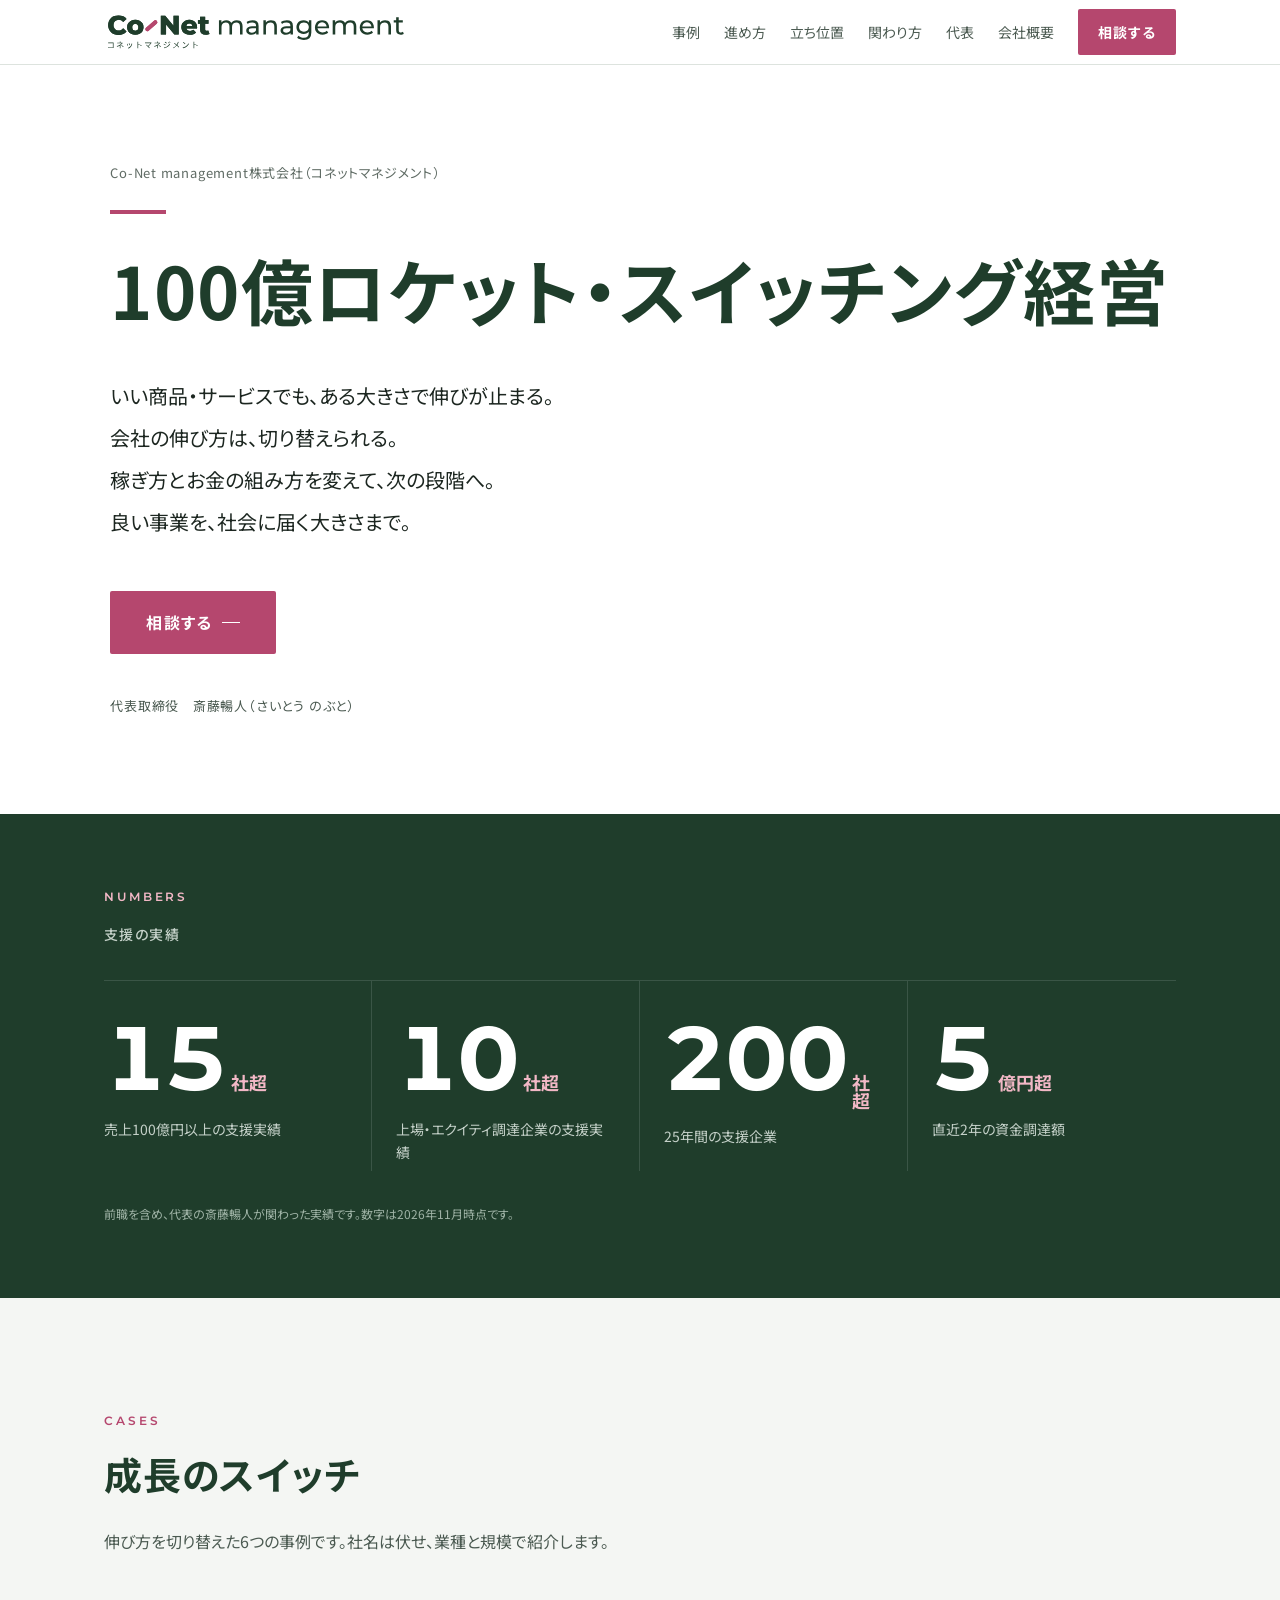
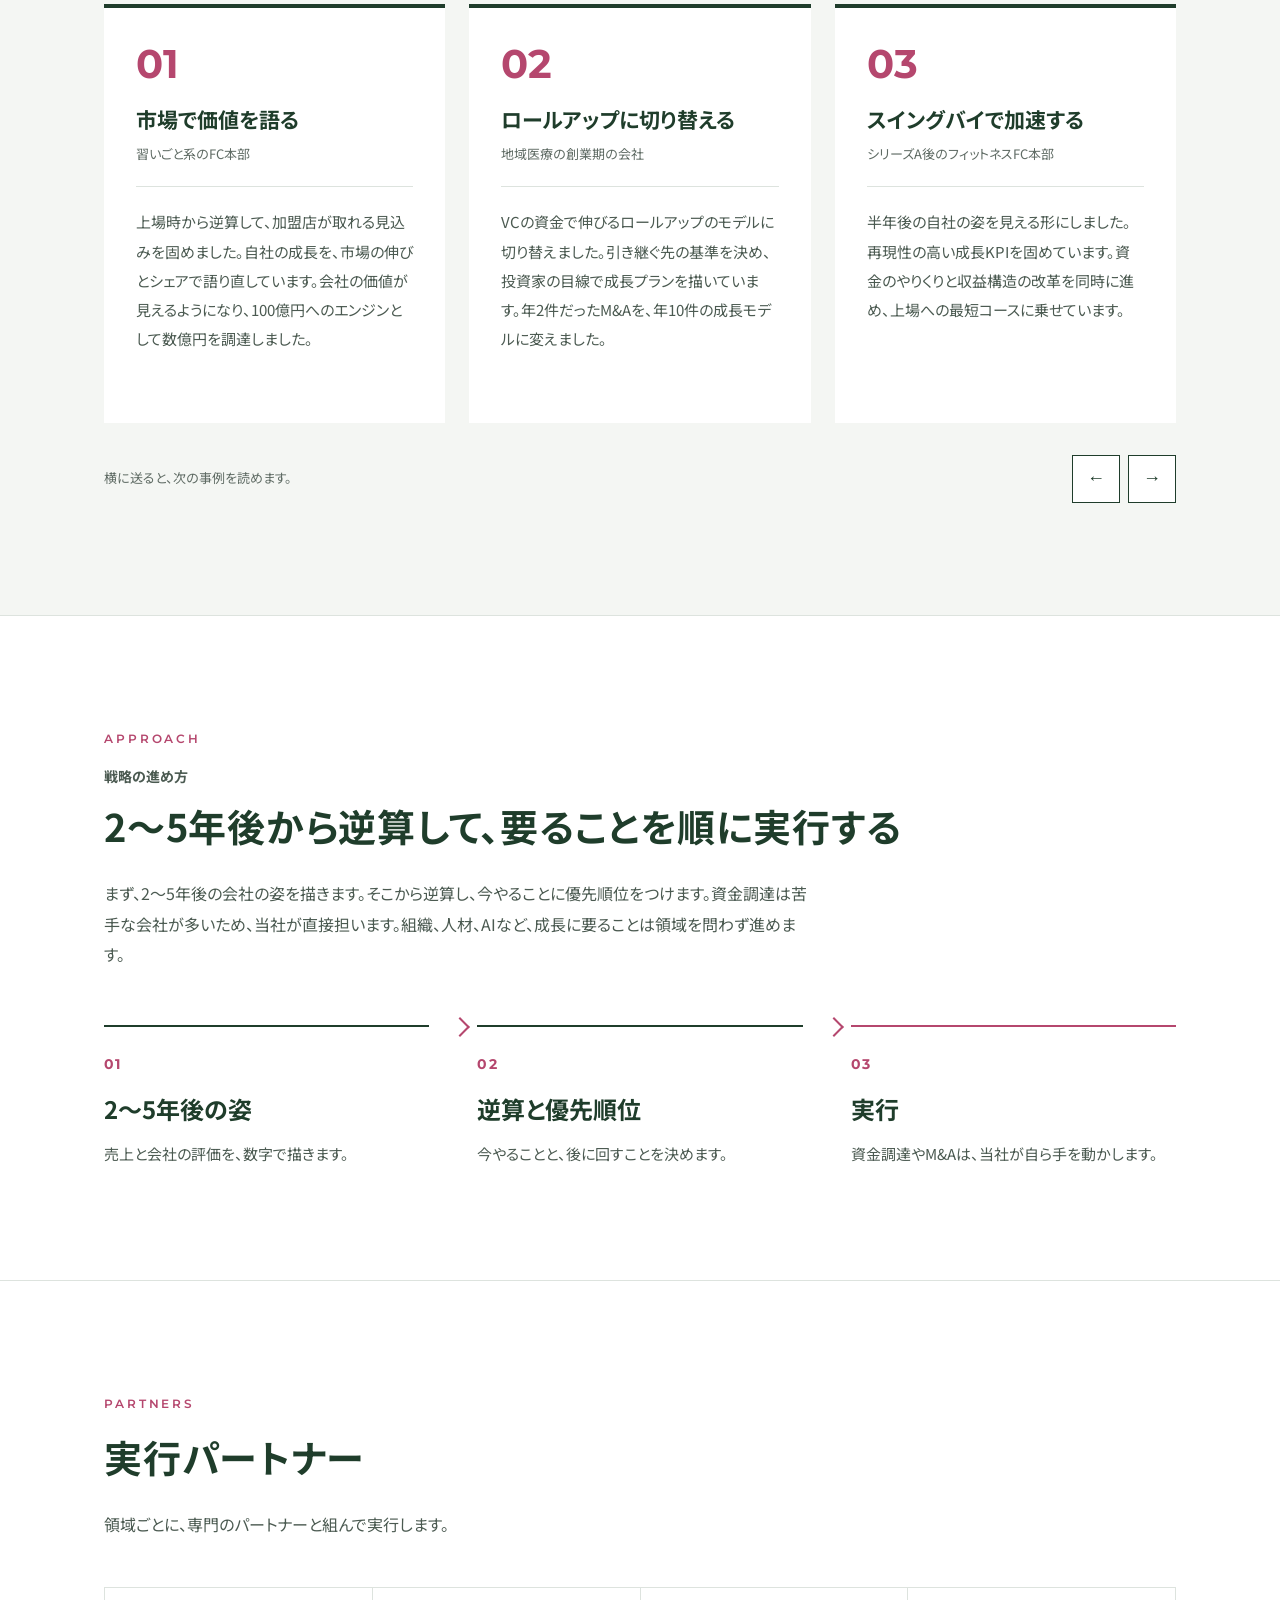
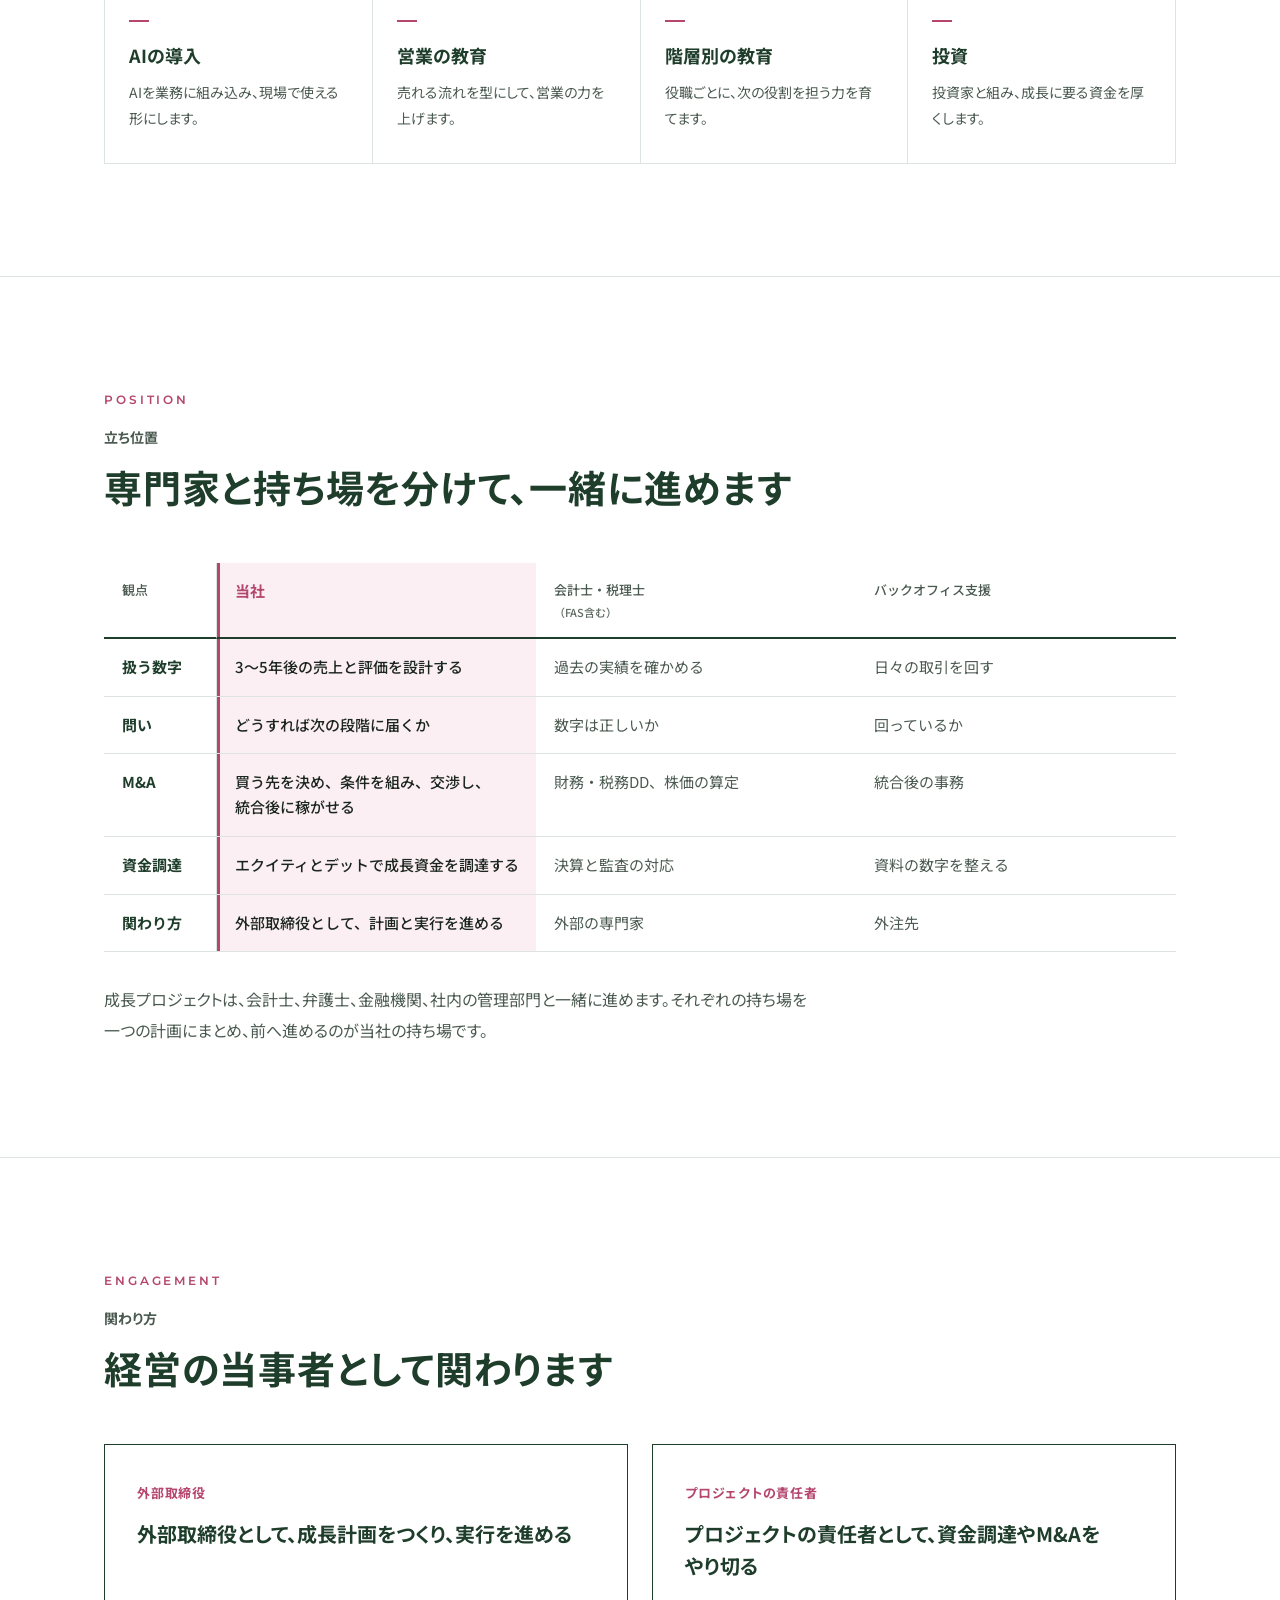
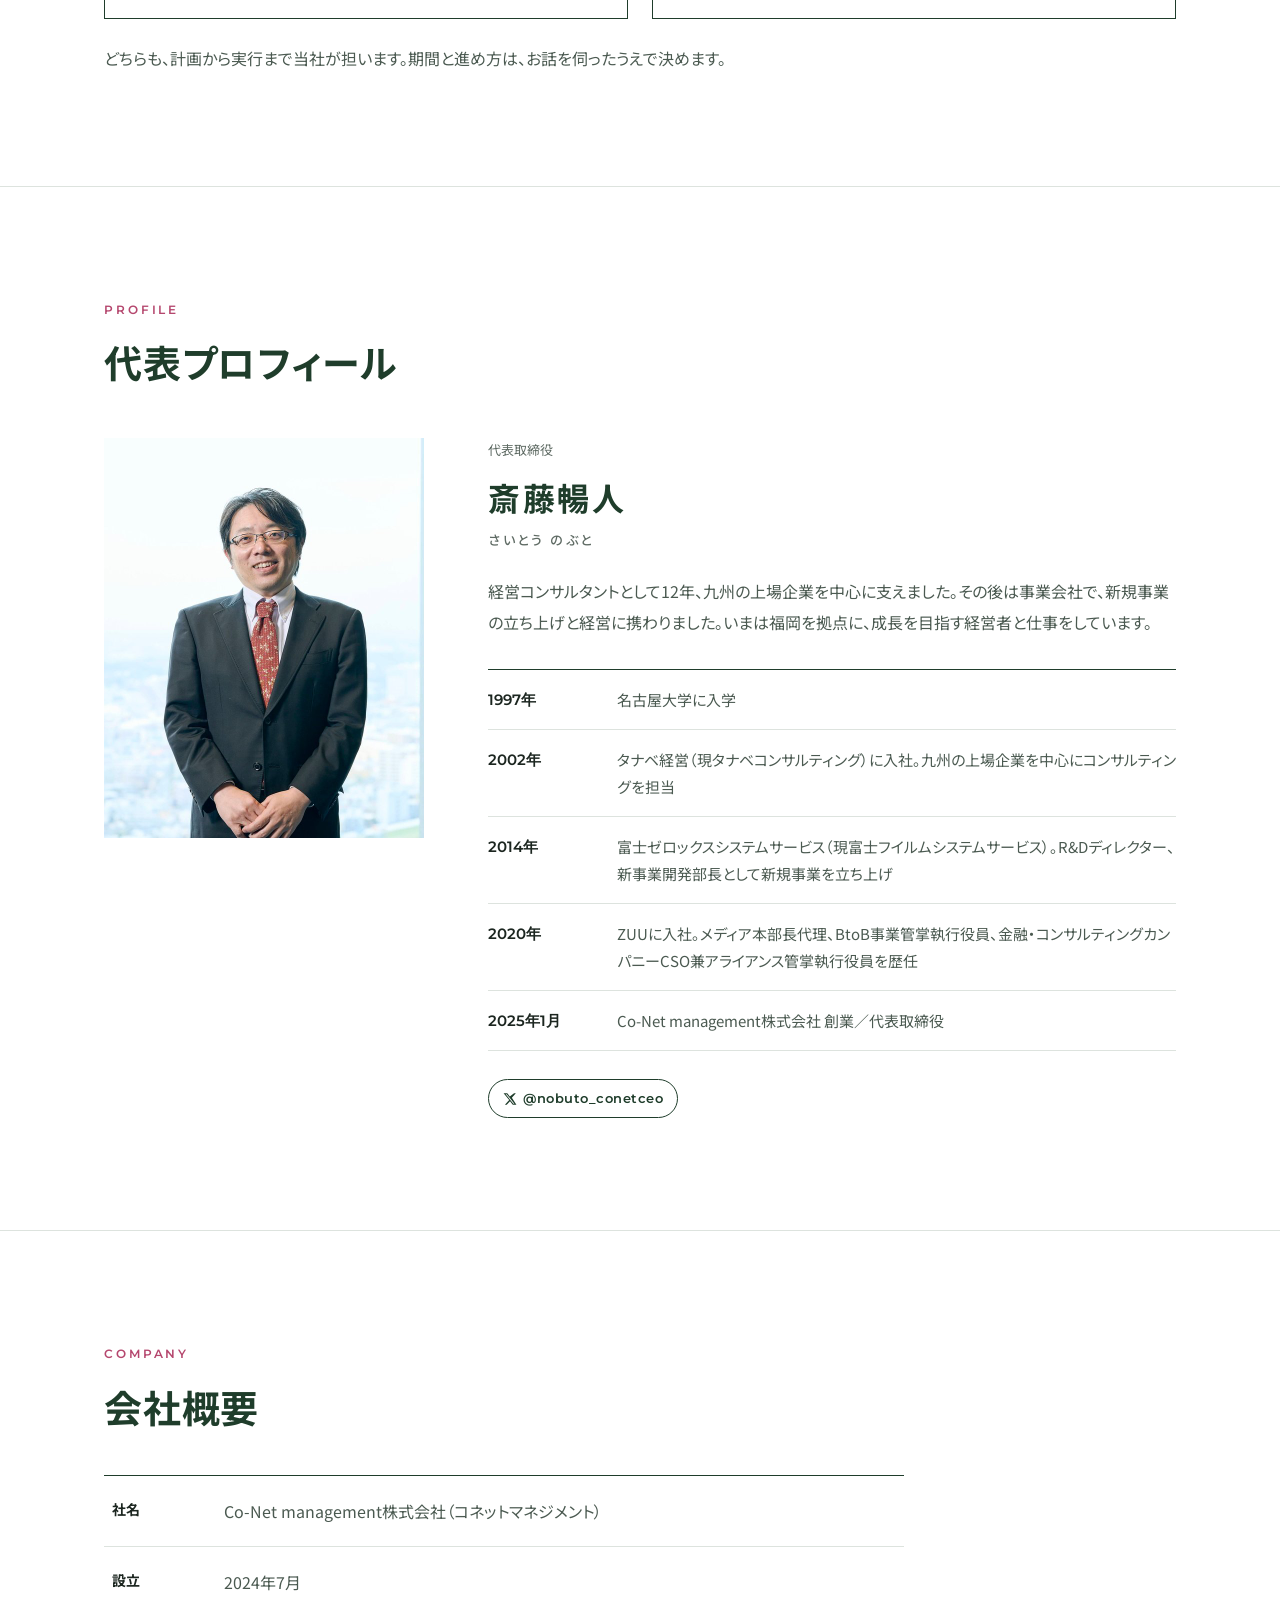
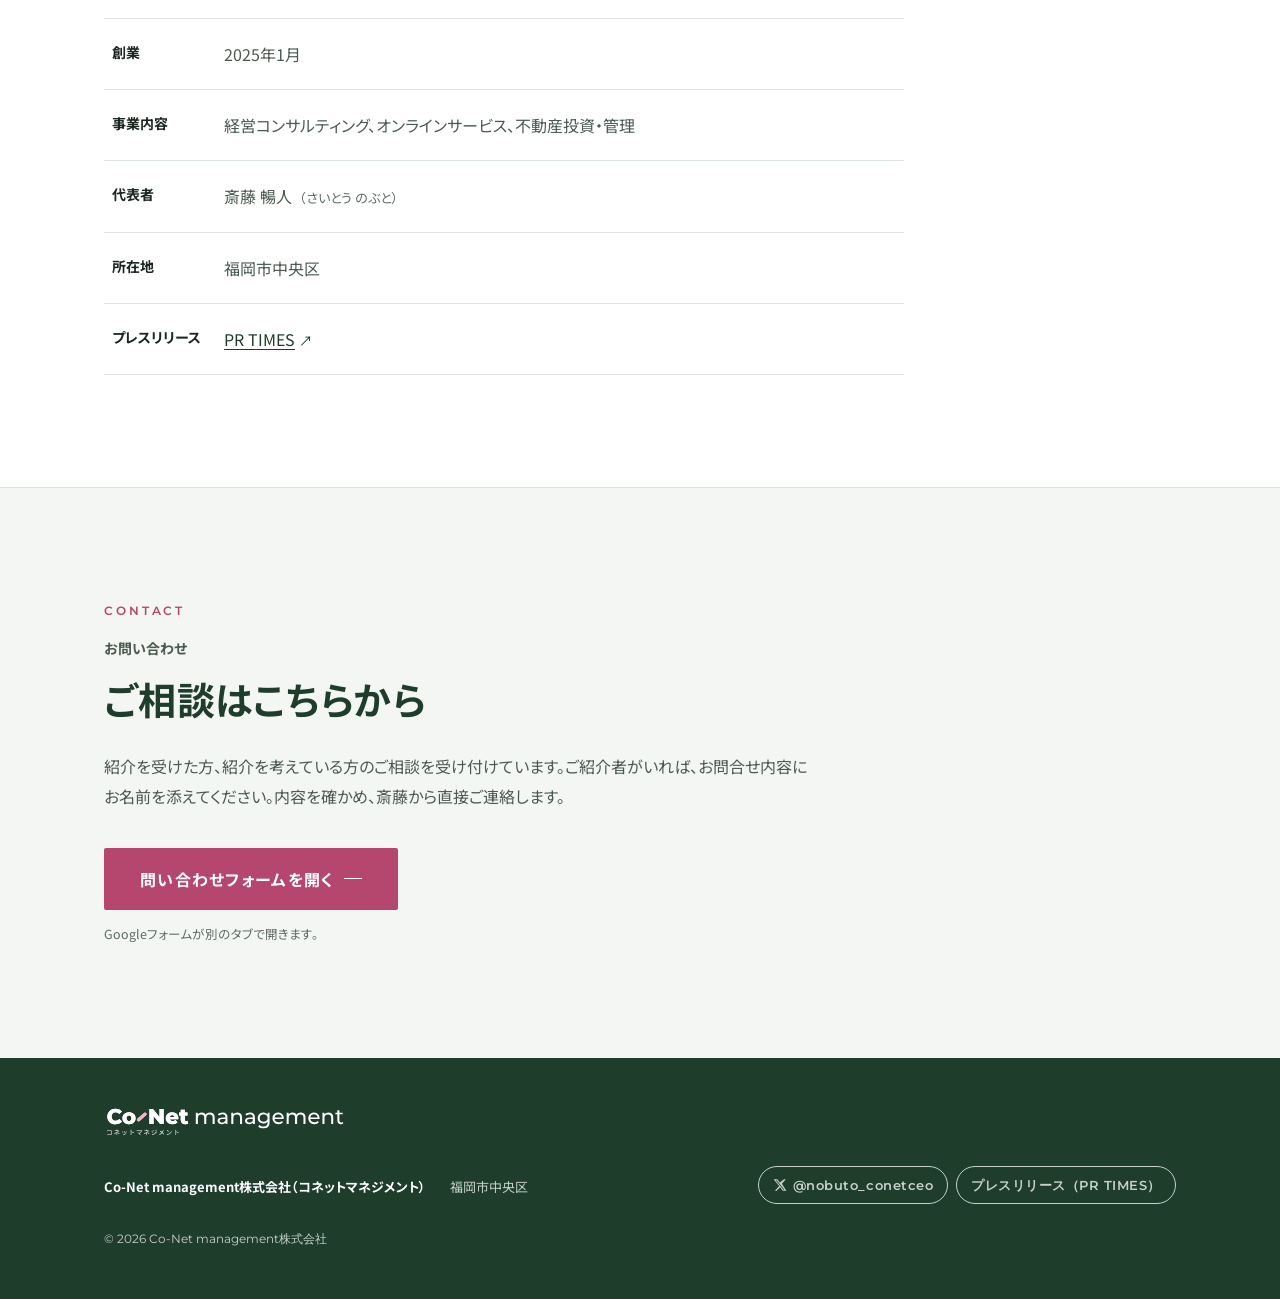
<file: index.html>
<!doctype html>
<html lang="ja">
<head>
<meta charset="utf-8">
<meta name="viewport" content="width=device-width, initial-scale=1">
<title>コネットマネジメント（Co-Net management株式会社）｜斎藤暢人</title>
<meta name="description" content="コネットマネジメント代表、斎藤暢人（さいとう のぶと）のサイトです。成長戦略をつくり、資金調達やM&amp;Aを当事者として実行します。拠点は福岡市中央区です。">
<link rel="canonical" href="https://co-netm.com/">
<meta property="og:type" content="website">
<meta property="og:site_name" content="コネットマネジメント（Co-Net management株式会社）">
<meta property="og:title" content="コネットマネジメント（Co-Net management株式会社）｜斎藤暢人">
<meta property="og:description" content="コネットマネジメント代表、斎藤暢人（さいとう のぶと）のサイトです。成長戦略をつくり、資金調達やM&amp;Aを当事者として実行します。拠点は福岡市中央区です。">
<meta property="og:url" content="https://co-netm.com/">
<meta property="og:image" content="https://co-netm.com/assets/img/ogp.png">
<meta property="og:image:width" content="1200">
<meta property="og:image:height" content="630">
<meta property="og:image:alt" content="100億ロケット・スイッチング経営　コネットマネジメント｜斎藤暢人">
<meta property="og:locale" content="ja_JP">
<meta name="twitter:card" content="summary_large_image">
<meta name="twitter:title" content="コネットマネジメント（Co-Net management株式会社）｜斎藤暢人">
<meta name="twitter:description" content="コネットマネジメント代表、斎藤暢人（さいとう のぶと）のサイトです。成長戦略をつくり、資金調達やM&amp;Aを当事者として実行します。拠点は福岡市中央区です。">
<meta name="twitter:image" content="https://co-netm.com/assets/img/ogp.png">
<meta name="theme-color" content="#1F3D2B">
<link rel="icon" href="favicon.ico" sizes="any">
<link rel="icon" type="image/png" sizes="32x32" href="favicon-32.png">
<link rel="apple-touch-icon" href="apple-touch-icon.png">
<link rel="preconnect" href="https://fonts.googleapis.com">
<link rel="preconnect" href="https://fonts.gstatic.com" crossorigin>
<link href="https://fonts.googleapis.com/css2?family=Montserrat:wght@500;600;700&family=Noto+Sans+JP:wght@400;500;700&display=swap" rel="stylesheet">
<link rel="stylesheet" href="assets/css/style.css?v=20261121">
<script>document.documentElement.classList.add("js");</script>
<script type="application/ld+json">
{
  "@context": "https://schema.org",
  "@graph": [
    {
      "@type": "Organization",
      "@id": "https://co-netm.com/#org",
      "name": "Co-Net management株式会社",
      "alternateName": [
        "コネットマネジメント",
        "Co-Net management",
        "コネット"
      ],
      "url": "https://co-netm.com/",
      "foundingDate": "2024-07",
      "address": {
        "@type": "PostalAddress",
        "addressLocality": "福岡市中央区",
        "addressRegion": "福岡県",
        "addressCountry": "JP"
      },
      "founder": {
        "@id": "https://co-netm.com/#person"
      },
      "sameAs": [
        "https://prtimes.jp/main/html/searchrlp/company_id/155217"
      ],
      "logo": "https://co-netm.com/assets/img/logo-512.png"
    },
    {
      "@type": "Person",
      "@id": "https://co-netm.com/#person",
      "name": "斎藤暢人",
      "alternateName": [
        "齋藤暢人",
        "さいとう のぶと"
      ],
      "jobTitle": "代表取締役",
      "worksFor": {
        "@id": "https://co-netm.com/#org"
      },
      "alumniOf": "名古屋大学",
      "url": "https://co-netm.com/#profile",
      "sameAs": [
        "https://x.com/nobuto_conetceo"
      ],
      "image": "https://co-netm.com/assets/img/saito-nobuto.jpg"
    },
    {
      "@type": "WebSite",
      "@id": "https://co-netm.com/#website",
      "url": "https://co-netm.com/",
      "name": "コネットマネジメント（Co-Net management株式会社）",
      "inLanguage": "ja",
      "publisher": {
        "@id": "https://co-netm.com/#org"
      }
    }
  ]
}
</script>
</head>
<body class="design-a1">
<header class="site-header">
  <div class="wrap header-inner">
    <a class="logo" href="#top" aria-label="Co-Net management株式会社（コネットマネジメント）">
      <img class="logo-img" src="assets/img/logo-horizontal.svg" width="303" height="40" alt="Co-Net management コネットマネジメント">
    </a>
    <nav class="gnav" aria-label="ページ内">
      <a href="#cases">事例</a><a href="#approach">進め方</a><a href="#position">立ち位置</a><a href="#engagement">関わり方</a><a href="#profile">代表</a><a href="#company">会社概要</a>
    </nav>
    <a class="btn btn-sm" href="#contact">相談する</a>
  </div>
</header>
<main id="top">
<section class="fv">
  <div class="wrap fv-inner">
    <p class="fv-company"><span class="ib">Co-Net management株式会社</span><span class="ib">（コネットマネジメント）</span></p>
    <h1 class="fv-product"><span class="ib">100億ロケット・</span><span class="ib">スイッチング経営</span></h1>
    <p class="fv-lead">いい商品・サービスでも、ある大きさで伸びが止まる。<br>会社の伸び方は、切り替えられる。<br>稼ぎ方とお金の組み方を変えて、次の段階へ。<br>良い事業を、社会に届く大きさまで。</p>
    <div class="fv-actions"><a class="btn" href="#contact">相談する</a></div>
    <p class="fv-name">代表取締役　斎藤暢人（さいとう のぶと）</p>
  </div>
</section>
<section class="numbers" aria-label="支援の実績">
  <div class="wrap">
    <p class="eyebrow"><span class="en">NUMBERS</span></p><h2 class="numbers-h reveal">支援の実績</h2>
    <ul class="num-list"><li><p class="num"><span class="num-v" data-count="15">15</span><span class="num-u">社超</span></p><p class="num-l">売上100億円以上の支援実績</p></li><li><p class="num"><span class="num-v" data-count="10">10</span><span class="num-u">社超</span></p><p class="num-l">上場・エクイティ調達企業の支援実績</p></li><li><p class="num"><span class="num-v" data-count="200">200</span><span class="num-u">社超</span></p><p class="num-l">25年間の支援企業</p></li><li><p class="num"><span class="num-v" data-count="5">5</span><span class="num-u">億円超</span></p><p class="num-l">直近2年の資金調達額</p></li></ul>
    <p class="num-note">前職を含め、代表の斎藤暢人が関わった実績です。数字は2026年11月時点です。</p>
  </div>
</section>
<section class="sec cases" id="cases">
  <div class="wrap">
    <p class="eyebrow"><span class="en">CASES</span></p><h2 class="sec-h reveal">成長のスイッチ</h2>
    <p class="sec-intro">伸び方を切り替えた6つの事例です。社名は伏せ、業種と規模で紹介します。</p>
  </div>
  <div class="cases-viewport">
    <div class="cases-track" tabindex="0" aria-label="成長のスイッチの事例"><article class="card reveal"><p class="card-no">01</p><h3 class="card-t">市場で価値を語る</h3><p class="card-ind">習いごと系のFC本部</p><p class="card-b">上場時から逆算して、加盟店が取れる見込みを固めました。自社の成長を、市場の伸びとシェアで語り直しています。会社の価値が見えるようになり、100億円へのエンジンとして数億円を調達しました。</p></article><article class="card reveal"><p class="card-no">02</p><h3 class="card-t">ロールアップに切り替える</h3><p class="card-ind">地域医療の創業期の会社</p><p class="card-b">VCの資金で伸びるロールアップのモデルに切り替えました。引き継ぐ先の基準を決め、投資家の目線で成長プランを描いています。年2件だったM&amp;Aを、年10件の成長モデルに変えました。</p></article><article class="card reveal"><p class="card-no">03</p><h3 class="card-t">スイングバイで加速する</h3><p class="card-ind">シリーズA後のフィットネスFC本部</p><p class="card-b">半年後の自社の姿を見える形にしました。再現性の高い成長KPIを固めています。資金のやりくりと収益構造の改革を同時に進め、上場への最短コースに乗せています。</p></article><article class="card reveal"><p class="card-no">04</p><h3 class="card-t">ポートフォリオで経営する</h3><p class="card-ind">EC支援会社</p><p class="card-b">複数の事業を生んできましたが、どれも小さなニッチ市場でした。サービスを定義し直し、事業を増やす計画とスキームを広げています。M&amp;Aを前提に置いたポートフォリオとして、事業を経営する形に切り替えました。</p></article><article class="card reveal"><p class="card-no">05</p><h3 class="card-t">SaaSに作り替える</h3><p class="card-ind">大手グループの受託サービス会社</p><p class="card-b">記録管理は、データをAIに生かす手前の箱にあたります。これを業務アプリに作り替えました。2年で、11万人に届けるSaaSになっています。</p></article><article class="card reveal"><p class="card-no">06</p><h3 class="card-t">次の取締役を社内で育てる</h3><p class="card-ind">技術系の中堅企業</p><p class="card-b">幹部を社内で育てる仕組みをつくりました。幹部候補には経営の視点で課題を担ってもらい、3〜5年後の取締役を育てています。</p></article></div>
  </div>
  <div class="wrap cases-ctrl">
    <p class="cases-hint">横に送ると、次の事例を読めます。</p>
    <div class="cases-btns"><button type="button" class="arrow" data-dir="-1" aria-label="前の事例">&#8592;</button><button type="button" class="arrow" data-dir="1" aria-label="次の事例">&#8594;</button></div>
  </div>
</section>
<section class="sec approach" id="approach">
  <div class="wrap">
    <p class="eyebrow"><span class="en">APPROACH</span></p><p class="sec-label">戦略の進め方</p>
    <h2 class="sec-h reveal">2〜5年後から逆算して、要ることを順に実行する</h2>
    <p class="sec-body">まず、2〜5年後の会社の姿を描きます。そこから逆算し、今やることに優先順位をつけます。資金調達は苦手な会社が多いため、当社が直接担います。組織、人材、AIなど、成長に要ることは領域を問わず進めます。</p>
    <ol class="steps"><li class="step reveal"><p class="step-no">01</p><p class="step-t">2〜5年後の姿</p><p class="step-s">売上と会社の評価を、数字で描きます。</p></li><li class="step reveal"><p class="step-no">02</p><p class="step-t">逆算と優先順位</p><p class="step-s">今やることと、後に回すことを決めます。</p></li><li class="step reveal"><p class="step-no">03</p><p class="step-t">実行</p><p class="step-s">資金調達やM&amp;Aは、当社が自ら手を動かします。</p></li></ol>
  </div>
</section>
<section class="sec partners" id="partners">
  <div class="wrap">
    <p class="eyebrow"><span class="en">PARTNERS</span></p><h2 class="sec-h reveal">実行パートナー</h2>
    <p class="sec-body">領域ごとに、専門のパートナーと組んで実行します。</p>
    <ul class="partner-list"><li class="partner reveal"><p class="partner-t">AIの導入</p><p class="partner-s">AIを業務に組み込み、現場で使える形にします。</p></li><li class="partner reveal"><p class="partner-t">営業の教育</p><p class="partner-s">売れる流れを型にして、営業の力を上げます。</p></li><li class="partner reveal"><p class="partner-t">階層別の教育</p><p class="partner-s">役職ごとに、次の役割を担う力を育てます。</p></li><li class="partner reveal"><p class="partner-t">投資</p><p class="partner-s">投資家と組み、成長に要る資金を厚くします。</p></li></ul>
  </div>
</section>
<section class="sec position" id="position">
  <div class="wrap">
    <p class="eyebrow"><span class="en">POSITION</span></p><p class="sec-label">立ち位置</p>
    <h2 class="sec-h reveal">専門家と持ち場を分けて、一緒に進めます</h2>
    <div class="pos-board reveal">
      <p class="table-hint">横に動かせます。</p>
      <div class="table-wrap" tabindex="0" role="region" aria-label="立ち位置の比較（横に動かせます）">
        <table class="pos-table"><colgroup><col class="pos-col-k"><col><col><col></colgroup><thead><tr><th scope="col" class="">観点</th><th scope="col" class="us">当社</th><th scope="col" class="">会計士・税理士<span class="th-note">（FAS含む）</span></th><th scope="col" class="">バックオフィス支援</th></tr></thead><tbody><tr><th scope="row">扱う数字</th><td class="us">3〜5年後の売上と評価を設計する</td><td class="">過去の実績を確かめる</td><td class="">日々の取引を回す</td></tr><tr><th scope="row">問い</th><td class="us">どうすれば次の段階に届くか</td><td class="">数字は正しいか</td><td class="">回っているか</td></tr><tr><th scope="row">M&amp;A</th><td class="us">買う先を決め、<wbr>条件を組み、<wbr>交渉し、<wbr>統合後に稼がせる</td><td class="">財務・税務DD、<wbr>株価の算定</td><td class="">統合後の事務</td></tr><tr><th scope="row">資金調達</th><td class="us">エクイティとデットで成長資金を調達する</td><td class="">決算と監査の対応</td><td class="">資料の数字を整える</td></tr><tr><th scope="row">関わり方</th><td class="us">外部取締役として、<wbr>計画と実行を進める</td><td class="">外部の専門家</td><td class="">外注先</td></tr></tbody></table>
      </div>
    </div>
    <p class="sec-body pos-note">成長プロジェクトは、会計士、弁護士、金融機関、社内の管理部門と一緒に進めます。それぞれの持ち場を一つの計画にまとめ、前へ進めるのが当社の持ち場です。</p>
  </div>
</section>
<section class="sec engagement" id="engagement">
  <div class="wrap">
    <p class="eyebrow"><span class="en">ENGAGEMENT</span></p><p class="sec-label">関わり方</p>
    <h2 class="sec-h reveal">経営の当事者として関わります</h2>
    <ul class="eng-list"><li class="eng reveal"><p class="eng-tag">外部取締役</p><p class="eng-t">外部取締役として、成長計画をつくり、実行を進める</p></li><li class="eng reveal"><p class="eng-tag">プロジェクトの責任者</p><p class="eng-t">プロジェクトの責任者として、資金調達やM&amp;Aをやり切る</p></li></ul>
    <p class="sec-body">どちらも、計画から実行まで当社が担います。期間と進め方は、お話を伺ったうえで決めます。</p>
  </div>
</section>
<section class="sec profile" id="profile">
  <div class="wrap">
    <p class="eyebrow"><span class="en">PROFILE</span></p><h2 class="sec-h reveal">代表プロフィール</h2>
    <div class="profile-grid reveal">
      <figure class="photo"><img src="assets/img/saito-nobuto.jpg" srcset="assets/img/saito-nobuto.jpg 1x, assets/img/saito-nobuto-2x.jpg 2x" width="640" height="800" alt="斎藤暢人の写真" loading="lazy"></figure>
      <div class="profile-body">
        <p class="pf-title">代表取締役</p>
        <p class="pf-name">斎藤暢人<span class="pf-kana">さいとう のぶと</span></p>
        <p class="pf-intro">経営コンサルタントとして12年、九州の上場企業を中心に支えました。その後は事業会社で、新規事業の立ち上げと経営に携わりました。いまは福岡を拠点に、成長を目指す経営者と仕事をしています。</p>
        <ol class="history"><li><p class="hist-y">1997年</p><p class="hist-t">名古屋大学に入学</p></li><li><p class="hist-y">2002年</p><p class="hist-t">タナベ経営（現タナベコンサルティング）に入社。九州の上場企業を中心にコンサルティングを担当</p></li><li><p class="hist-y">2014年</p><p class="hist-t">富士ゼロックスシステムサービス（現富士フイルムシステムサービス）。R&amp;Dディレクター、新事業開発部長として新規事業を立ち上げ</p></li><li><p class="hist-y">2020年</p><p class="hist-t">ZUUに入社。メディア本部長代理、BtoB事業管掌執行役員、金融・コンサルティングカンパニーCSO兼アライアンス管掌執行役員を歴任</p></li><li><p class="hist-y">2025年1月</p><p class="hist-t">Co-Net management株式会社 創業／代表取締役</p></li></ol>
        <ul class="sns pf-sns" aria-label="SNS"><li><a href="https://x.com/nobuto_conetceo" target="_blank" rel="noopener me" aria-label="X（新しいタブで開きます）"><svg class="ico" viewBox="0 0 24 24" width="14" height="14" aria-hidden="true" focusable="false"><path fill="currentColor" d="M18.9 2H22l-6.8 7.8L23 22h-6.2l-4.8-6.3L6.4 22H3.3l7.3-8.3L1 2h6.3l4.4 5.8L18.9 2Zm-1.1 18.1h1.7L6.3 3.8H4.5l13.3 16.3Z"/></svg><span class="handle">@nobuto_conetceo</span></a></li></ul>
      </div>
    </div>
  </div>
</section>
<section class="sec company" id="company">
  <div class="wrap narrow">
    <p class="eyebrow"><span class="en">COMPANY</span></p><h2 class="sec-h reveal">会社概要</h2>
    <table class="co-table reveal"><tbody><tr><th scope="row">社名</th><td>Co-Net management株式会社（コネットマネジメント）</td></tr><tr><th scope="row">設立</th><td>2024年7月</td></tr><tr><th scope="row">創業</th><td>2025年1月</td></tr><tr><th scope="row">事業内容</th><td>経営コンサルティング、オンラインサービス、不動産投資・管理</td></tr><tr><th scope="row">代表者</th><td>斎藤 暢人<span class="kana">（さいとう のぶと）</span></td></tr><tr><th scope="row">所在地</th><td>福岡市中央区</td></tr><tr><th scope="row">プレスリリース</th><td><a class="ext" href="https://prtimes.jp/main/html/searchrlp/company_id/155217" target="_blank" rel="noopener">PR TIMES</a></td></tr></tbody></table>
  </div>
</section>
<section class="sec contact" id="contact">
  <div class="wrap narrow">
    <p class="eyebrow"><span class="en">CONTACT</span></p><p class="sec-label">お問い合わせ</p>
    <h2 class="sec-h reveal">ご相談はこちらから</h2>
    <p class="sec-body">紹介を受けた方、紹介を考えている方のご相談を受け付けています。ご紹介者がいれば、お問合せ内容にお名前を添えてください。内容を確かめ、斎藤から直接ご連絡します。</p>
    <div class="contact-action"><a class="btn" href="https://docs.google.com/forms/d/e/1FAIpQLSdI1cyn61sJygUriNGsSQU5J9pqC3pLkcE3hhdUcl3Nu9h1kA/viewform" target="_blank" rel="noopener">問い合わせフォームを開く</a></div>
    <p class="contact-note">Googleフォームが別のタブで開きます。</p>
  </div>
</section>
</main>
<footer class="site-footer">
  <div class="wrap footer-inner">
    <p class="ft-logo-wrap"><img class="ft-logo" src="assets/img/logo-horizontal-white.svg" width="242" height="32" alt="Co-Net management コネットマネジメント" loading="lazy"></p>
    <p class="ft-name">Co-Net management株式会社（コネットマネジメント）</p>
    <p class="ft-addr">福岡市中央区</p>
    <ul class="sns ft-sns" aria-label="外部リンク"><li><a href="https://x.com/nobuto_conetceo" target="_blank" rel="noopener me" aria-label="X（新しいタブで開きます）"><svg class="ico" viewBox="0 0 24 24" width="14" height="14" aria-hidden="true" focusable="false"><path fill="currentColor" d="M18.9 2H22l-6.8 7.8L23 22h-6.2l-4.8-6.3L6.4 22H3.3l7.3-8.3L1 2h6.3l4.4 5.8L18.9 2Zm-1.1 18.1h1.7L6.3 3.8H4.5l13.3 16.3Z"/></svg><span class="handle">@nobuto_conetceo</span></a></li><li><a href="https://prtimes.jp/main/html/searchrlp/company_id/155217" target="_blank" rel="noopener"><span>プレスリリース（PR TIMES）</span></a></li></ul>
    <p class="ft-copy">© 2026 Co-Net management株式会社</p>
  </div>
</footer>
<script>
(function () {
  var reduce = window.matchMedia("(prefers-reduced-motion: reduce)").matches;

  document.querySelectorAll(".arrow").forEach(function (b) {
    b.addEventListener("click", function () {
      var t = document.querySelector(".cases-track");
      var c = t.querySelector(".card");
      var w = c.getBoundingClientRect().width + parseFloat(getComputedStyle(t).columnGap || 24);
      t.scrollBy({ left: w * parseInt(b.dataset.dir, 10), behavior: reduce ? "auto" : "smooth" });
    });
  });

  var reveals = document.querySelectorAll(".reveal");
  var numbers = document.querySelector(".numbers");
  var counters = document.querySelectorAll(".num-v[data-count]");

  function showAll() {
    for (var i = 0; i < reveals.length; i++) reveals[i].classList.add("is-in");
    document.documentElement.classList.add("is-ready");
  }

  if (reduce) {
    showAll();
    return;
  }

  document.documentElement.classList.add("is-ready");

  function easeOut(t) {
    return 1 - Math.pow(1 - t, 3);
  }

  function countUp(el) {
    var target = el.getAttribute("data-count");
    if (target == null) target = (el.textContent || "").trim();
    var end = parseFloat(String(target).replace(/,/g, ""));
    if (isNaN(end)) return;
    var decimals = (String(target).split(".")[1] || "").length;
    var dur = 1200 + Math.min(600, (Math.abs(end) / 200) * 600);
    var t0 = null;
    el.style.minWidth = Math.ceil(el.getBoundingClientRect().width) + "px";
    el.textContent = decimals ? (0).toFixed(decimals) : "0";

    function frame(now) {
      if (t0 == null) t0 = now;
      var p = Math.min(1, (now - t0) / dur);
      var val = end * easeOut(p);
      if (p < 1) {
        el.textContent = decimals ? val.toFixed(decimals) : String(Math.round(val));
        requestAnimationFrame(frame);
      } else {
        el.textContent = target;
      }
    }
    requestAnimationFrame(frame);
  }

  var queue = [];
  var flush = null;
  function reveal(el) {
    if (el.classList.contains("is-in")) return;
    queue.push(el);
    if (flush) return;
    flush = requestAnimationFrame(function () {
      var batch = queue;
      queue = [];
      flush = null;
      for (var i = 0; i < batch.length; i++) {
        (function (node, delay) {
          window.setTimeout(function () {
            node.classList.add("is-in");
          }, delay);
        })(batch[i], i * 70);
      }
    });
  }

  if ("IntersectionObserver" in window) {
    var io = new IntersectionObserver(
      function (entries) {
        for (var i = 0; i < entries.length; i++) {
          if (!entries[i].isIntersecting) continue;
          reveal(entries[i].target);
          io.unobserve(entries[i].target);
        }
      },
      { threshold: 0.16, rootMargin: "0px 0px -8% 0px" }
    );
    for (var r = 0; r < reveals.length; r++) io.observe(reveals[r]);

    if (numbers && counters.length) {
      var numIo = new IntersectionObserver(
        function (entries) {
          for (var i = 0; i < entries.length; i++) {
            if (!entries[i].isIntersecting) continue;
            numIo.unobserve(entries[i].target);
            for (var n = 0; n < counters.length; n++) {
              (function (el, delay) {
                window.setTimeout(function () {
                  countUp(el);
                }, delay);
              })(counters[n], n * 80);
            }
          }
        },
        { threshold: 0.35 }
      );
      numIo.observe(numbers);
    }
  } else {
    showAll();
  }
})();

</script>
</body>
</html>
</file>
<file: assets/css/style.css>
/* A案：数字が主役。白地に墨色、差し色1色。Montserrat＋游ゴシック */
:root{
  --bg:#FFFFFF; --bg-sub:#F4F4F2; --ink:#1A1A1A; --ink-2:#4D4D4D; --mute:#8A8A8A; --line:#E2E2E0;
  --accent:#E8590C; /* 差し色（仮）：シグナルオレンジ。希望を確認 */
  --dark:#1A1A1A; --on-dark:#FFFFFF; --on-dark-2:#D6D6D6; --on-dark-line:#3A3A3A; --on-dark-mute:#9A9A9A;
  --accent-on-dark:var(--accent); --accent-tint:#FFF4EC; --heading:var(--ink); --btn-text:#FFFFFF;
  --font-latin:"Montserrat",sans-serif;
  --font-ja:"Yu Gothic Medium","游ゴシック Medium",YuGothic,"游ゴシック体","Noto Sans JP",sans-serif;
  --fs-body:16px; --lh-body:1.9; --wrap:1120px; --pad:24px;
}
*{box-sizing:border-box;margin:0;padding:0}
html{scroll-behavior:smooth;scroll-padding-top:72px}
body{background:var(--bg);color:var(--ink);font-family:var(--font-ja);font-size:var(--fs-body);line-height:var(--lh-body);-webkit-font-smoothing:antialiased;font-feature-settings:"palt"}
a{color:inherit}
h1,h2,h3,.card-t,.eng-t,.step-t,.fv-lead{word-break:auto-phrase}
.ib{display:inline-block}
.logo,.btn-sm{white-space:nowrap}
.wrap{max-width:var(--wrap);margin:0 auto;padding:0 var(--pad)}
.narrow > *{max-width:800px}
.btn{display:inline-flex;align-items:center;gap:.6em;background:var(--accent);color:var(--btn-text);text-decoration:none;font-weight:700;padding:16px 36px;border:0;border-radius:2px;font-size:16px;letter-spacing:.08em;cursor:pointer;font-family:var(--font-ja)}
.btn::after{content:"";width:18px;height:1px;background:currentColor}
.btn:hover{background:var(--dark)}
h1,h2,h3,.pf-name,.step-t,.partner-t,.eng-t{color:var(--heading)}
.btn-sm{padding:10px 20px;font-size:14px}
.btn-sm::after{display:none}
/* header */
.site-header{position:sticky;top:0;z-index:10;background:rgba(255,255,255,.94);backdrop-filter:blur(6px);border-bottom:1px solid var(--line)}
.header-inner{display:flex;align-items:center;gap:24px;height:64px}
.logo{display:flex;align-items:center;gap:10px;text-decoration:none}
.logo-mark{width:26px;height:26px;border:2px solid var(--dark);border-radius:50%;position:relative}
.logo-mark::after{content:"";position:absolute;inset:6px;background:var(--accent);border-radius:50%}
.logo-text{font-family:var(--font-latin);font-weight:700;font-size:16px;letter-spacing:.02em}
.logo-temp{font-size:10px;color:var(--mute);border:1px solid var(--line);padding:0 6px;line-height:18px}
.gnav{margin-left:auto;display:flex;gap:24px;font-size:14px}
.gnav a{text-decoration:none;color:var(--ink-2)}
.gnav a:hover{color:var(--accent)}
/* FV */
.fv{min-height:calc(88vh - 64px);display:flex;align-items:center;padding:96px 0}
.fv-company{font-size:13px;color:var(--mute);letter-spacing:.06em}
.fv-product{font-size:clamp(34px,6.2vw,72px);font-weight:700;line-height:1.3;letter-spacing:.02em;margin:24px 0 40px;position:relative;padding-top:32px}
.fv-product::before{content:"";position:absolute;top:0;left:0;width:56px;height:4px;background:var(--accent)}
.fv-lead{font-size:clamp(16px,1.6vw,20px);line-height:2.1;color:var(--ink)}
.fv-actions{margin:48px 0 40px}
.fv-name{font-size:13px;color:var(--ink-2);letter-spacing:.06em}
/* numbers */
.numbers{background:var(--dark);color:var(--on-dark);padding:72px 0}
.eyebrow{font-family:var(--font-latin);font-weight:600;font-size:12px;letter-spacing:.24em;color:var(--accent);margin-bottom:12px}
.numbers-h{font-size:14px;font-weight:500;color:var(--on-dark-2);letter-spacing:.1em}
.num-list{list-style:none;display:grid;grid-template-columns:repeat(4,1fr);margin-top:32px;border-top:1px solid var(--on-dark-line)}
.num-list li{padding:32px 24px 8px 0;border-right:1px solid var(--on-dark-line)}
.num-list li+li{padding-left:24px}
.num-list li:last-child{border-right:0}
.num{display:flex;align-items:baseline;gap:4px;line-height:1}
.num-v{font-family:var(--font-latin);font-weight:700;font-size:clamp(56px,7vw,96px);letter-spacing:-.02em}
.num-u{font-size:18px;font-weight:700;color:var(--accent-on-dark)}
.numbers .eyebrow{color:var(--accent-on-dark)}
.numbers .num-v{color:var(--on-dark)}
.num-l{font-size:14px;color:var(--on-dark-2);margin-top:16px;line-height:1.6}
.num-note{font-size:12px;color:var(--on-dark-mute);margin-top:32px}
/* sections */
.sec{padding:112px 0;border-bottom:1px solid var(--line)}
.sec-label{font-size:14px;color:var(--ink-2);font-weight:700;margin-bottom:8px}
.sec-h{font-size:clamp(24px,3.2vw,38px);font-weight:700;line-height:1.5;letter-spacing:.02em}
.sec-intro,.sec-body{margin-top:24px;max-width:44em;color:var(--ink-2)}
/* cases */
.cases{background:var(--bg-sub)}
.cases-viewport{max-width:var(--wrap);margin:48px auto 0;padding:0 var(--pad)}
.cases-track{display:grid;grid-auto-flow:column;grid-auto-columns:calc((100% - 48px)/3);column-gap:24px;overflow-x:auto;scroll-snap-type:x mandatory;scrollbar-width:none;padding-bottom:4px;outline:none}
.cases-track::-webkit-scrollbar{display:none}
.card{scroll-snap-align:start;background:#fff;padding:36px 32px 40px;border-top:4px solid var(--dark);display:flex;flex-direction:column}
.card-no{font-family:var(--font-latin);font-weight:700;font-size:40px;line-height:1;color:var(--accent)}
.card-t{font-size:21px;font-weight:700;margin-top:20px;line-height:1.5}
.card-ind{font-size:13px;color:var(--mute);margin-top:6px;padding-bottom:20px;border-bottom:1px solid var(--line)}
.card-b{font-size:15px;color:var(--ink-2);margin-top:20px;line-height:1.95}
.cases-ctrl{display:flex;align-items:center;justify-content:space-between;margin-top:28px}
.cases-hint{font-size:13px;color:var(--mute)}
.cases-btns{display:flex;gap:8px}
.arrow{width:48px;height:48px;border:1px solid var(--dark);background:#fff;font-size:18px;cursor:pointer;color:var(--dark)}
.arrow:hover{background:var(--dark);color:var(--on-dark)}
/* approach */
.steps{list-style:none;display:grid;grid-template-columns:repeat(3,1fr);gap:48px;margin-top:56px;counter-reset:s}
.step{position:relative;border-top:2px solid var(--dark);padding-top:24px}
.step:not(:last-child)::after{content:"";position:absolute;top:-7px;right:-38px;width:12px;height:12px;border-top:2px solid var(--accent);border-right:2px solid var(--accent);transform:rotate(45deg)}
.step:last-child{border-top-color:var(--accent)}
.step-no{font-family:var(--font-latin);font-weight:700;font-size:14px;color:var(--accent);letter-spacing:.1em}
.step-t{font-size:24px;font-weight:700;margin-top:8px}
.step-s{font-size:15px;color:var(--ink-2);margin-top:8px}
/* partners */
.partner-list{list-style:none;display:grid;grid-template-columns:repeat(4,1fr);gap:1px;background:var(--line);border:1px solid var(--line);margin-top:48px}
.partner{background:#fff;padding:32px 24px}
.partner-t{font-weight:700;font-size:18px}
.partner-t::before{content:"";display:block;width:20px;height:2px;background:var(--accent);margin-bottom:16px}
.partner-s{font-size:14px;color:var(--ink-2);margin-top:8px;line-height:1.8}
/* position：1つの比較表。当社列だけ淡い差し色で控えめに示す */
.pos-board{margin-top:48px}
.table-hint{display:none}
.table-wrap{overflow-x:auto;-webkit-overflow-scrolling:touch;overscroll-behavior-x:contain}
.pos-table{width:100%;table-layout:fixed;border-collapse:separate;border-spacing:0;font-size:15px;line-height:1.65;font-feature-settings:"palt" 0}
.pos-table th,.pos-table td{padding:16px 18px;text-align:left;vertical-align:top;border-bottom:1px solid var(--line)}
.pos-table thead th{font-size:13px;color:var(--ink-2);font-weight:500;border-bottom:2px solid var(--dark);background:var(--bg)}
.pos-table thead th.us{background:var(--accent-tint);color:var(--accent);font-weight:700;font-size:15px;box-shadow:inset 3px 0 0 var(--accent)}
.pos-table .pos-col-k{width:7.5em}.pos-table tbody th{font-weight:700;white-space:nowrap;color:var(--heading);background:var(--bg)}
.pos-table thead th:first-child,.pos-table tbody th{position:sticky;left:0;z-index:1;border-right:1px solid var(--line)}
.pos-table thead th:first-child{z-index:2}
.pos-table td.us{background:var(--accent-tint);color:var(--ink);font-weight:500;box-shadow:inset 3px 0 0 var(--accent)}
.pos-table td{color:var(--ink-2)}
.pos-table .th-note{display:block;font-size:11px;font-weight:500;color:var(--mute);margin-top:2px;letter-spacing:0}
.pos-note{margin-top:32px}
@media (min-width:641px){
  /* 広い画面では読点で折り返し、語の途中（統合 など）で切らない */
  .pos-table{word-break:keep-all}
}

/* engagement */
.eng-list{list-style:none;display:grid;grid-template-columns:1fr 1fr;gap:24px;margin-top:48px}
.eng{border:1px solid var(--dark);padding:36px 32px}
.eng-tag{font-size:13px;color:var(--accent);font-weight:700;letter-spacing:.06em}
.eng-t{font-size:20px;font-weight:700;margin-top:12px;line-height:1.6}
/* profile */
.profile-grid{display:grid;grid-template-columns:320px 1fr;gap:64px;margin-top:48px;align-items:start}
.photo-ph{aspect-ratio:4/5;background:repeating-linear-gradient(45deg,#ececea 0 10px,#f4f4f2 10px 20px);display:flex;align-items:center;justify-content:center;text-align:center;color:var(--mute);font-size:13px;padding:16px;border:1px dashed #c9c9c6}
.pf-title{font-size:13px;color:var(--mute)}
.pf-name{font-size:32px;font-weight:700;letter-spacing:.08em;margin-top:4px}
.pf-kana{display:block;font-size:13px;font-weight:500;color:var(--mute);letter-spacing:.2em}
.pf-intro{margin-top:24px;color:var(--ink-2)}
.history{list-style:none;margin-top:32px;border-top:1px solid var(--dark)}
.history li{display:grid;grid-template-columns:6em 1fr;gap:16px;padding:16px 0;border-bottom:1px solid var(--line);font-size:15px;line-height:1.8}
.hist-y{font-family:var(--font-latin);font-weight:600}
.hist-t{color:var(--ink-2)}
/* company */
.co-table{width:100%;border-collapse:collapse;margin-top:40px;border-top:1px solid var(--dark)}
.co-table th,.co-table td{text-align:left;padding:20px 8px;border-bottom:1px solid var(--line);vertical-align:top}
.co-table th{width:8em;font-weight:700;font-size:14px}
.co-table td{color:var(--ink-2)}
.kana{font-size:13px;color:var(--mute);margin-left:.5em}
/* contact */
.contact{background:var(--bg-sub);border-bottom:0}
.contact-action{margin-top:36px}
.contact-note{font-size:12.5px;color:var(--mute);margin-top:12px}
.contact .wrap{text-align:left}
/* footer */
.site-footer{background:var(--dark);color:var(--on-dark-2);padding:48px 0;font-size:13px}
.footer-inner{display:flex;gap:24px;flex-wrap:wrap;align-items:baseline}
.ft-name{color:var(--on-dark);font-weight:700}
.ft-copy{margin-left:auto;font-family:var(--font-latin);font-size:12px}
/* tablet */
@media (max-width:960px){
  .gnav{display:none}
  .header-inner .btn-sm{margin-left:auto}
  .num-list{grid-template-columns:1fr 1fr}
  .num-list li{padding:28px 16px 20px 0!important;border-right:0;border-bottom:1px solid var(--on-dark-line)}
  .num-list li:nth-child(odd){border-right:1px solid var(--on-dark-line)}
  .num-list li:nth-child(even){padding-left:16px!important}
  .cases-track{grid-auto-columns:calc((100% - 24px)/2)}
  .partner-list{grid-template-columns:1fr 1fr}
  .profile-grid{grid-template-columns:240px 1fr;gap:40px}
}
/* smartphone */
@media (max-width:640px){
  :root{--pad:20px;--fs-body:15px}
  .header-inner{height:56px}
  html{scroll-padding-top:60px}
  .logo-temp{display:none}
  .btn-sm{padding:8px 14px;font-size:13px}
  .logo-text{font-size:14px}
  .fv{min-height:calc(86svh - 56px);padding:56px 0}
  .fv-product{font-size:30px;margin:20px 0 28px;padding-top:24px}
  .fv-lead{font-size:15.5px;line-height:2}
  .fv-actions{margin:36px 0 28px}
  .fv-actions .btn{width:100%;justify-content:center}
  .numbers{padding:56px 0}
  .num-v{font-size:52px}
  .num-u{font-size:15px}
  .num-l{font-size:12.5px}
  .sec{padding:80px 0}
  .sec-h{font-size:24px}
  .cases-viewport{padding:0}
  .cases-track{grid-auto-columns:84%;column-gap:14px;padding:0 var(--pad);scroll-padding:0 var(--pad)}
  .card{padding:28px 22px 32px}
  .card-t{font-size:19px}
  .cases-btns{display:none}
  .steps{grid-template-columns:1fr;gap:40px}
  .step:not(:last-child)::after{top:auto;bottom:-27px;right:auto;left:4px;transform:rotate(135deg)}
  .partner-list{grid-template-columns:1fr}
  .partner{padding:24px 20px}
  /* 比較表は1表のまま。観点列を固定して横に動かす */
  .table-hint{display:block;font-size:13px;color:var(--mute);margin:0 0 10px}
  .pos-table{min-width:44rem;font-size:13.5px}
  .pos-table .pos-col-k{width:5.5em}
  .pos-table th,.pos-table td{padding:12px 14px}
  .pos-table thead th:first-child,.pos-table tbody th{box-shadow:6px 0 8px -6px rgba(31,61,43,.18)}
  .eng-list{grid-template-columns:1fr}
  .eng{padding:28px 22px}
  .eng-t{font-size:18px}
  .profile-grid{grid-template-columns:1fr;gap:28px}
  .photo{max-width:240px}
  .history li{grid-template-columns:4.5em 1fr;gap:8px;font-size:14px}
  .co-table th,.co-table td{display:block;width:100%;padding:0}
  .co-table th{padding-top:16px;font-size:12.5px;color:var(--mute);border:0}
  .co-table td{padding:2px 0 16px}
  .kana{display:block;margin:0}
  .contact-action .btn{width:100%;justify-content:center;text-align:center}
  .ft-copy{margin-left:0}
}

/* A1：ピンク＋深い緑。深い緑は暗色（数字の帯・見出し・フッター・当社列の見出し）、ピンクは差し色 */
:root{
  --bg:#FFFFFF; --bg-sub:#F4F6F3; --ink:#1C2620; --ink-2:#4B5A51; --mute:#5F6B64; --line:#DDE3DE;
  --dark:#1F3D2B; --heading:#1F3D2B;
  --on-dark:#FFFFFF; --on-dark-2:#C5D1C9; --on-dark-line:#3A5546; --on-dark-mute:#9FB3A6;
  --accent:#B5476E;          /* ダスティローズ。白文字のボタンで5.13:1 */
  --accent-on-dark:#F2B8C6;  /* 深い緑の上で使う淡いピンク（7.07:1） */
  --accent-tint:#FBEFF3; --btn-text:#FFFFFF;
}

/* 本番サイト用の追加スタイル（design-a1 に上乗せ） */
.logo-img{height:40px;width:auto;display:block}
.ft-logo-wrap{flex-basis:100%;margin-bottom:4px}
.ft-logo{height:32px;width:auto;display:block}
@media (max-width:640px){.logo-img{height:30px}.ft-logo{height:28px}}
.photo{margin:0}
.photo img{display:block;width:100%;height:auto;aspect-ratio:4/5;object-fit:cover;background:var(--bg-sub)}
.sns{list-style:none;display:flex;flex-wrap:wrap;gap:8px}
.sns a{display:inline-block;font-family:var(--font-latin);font-weight:600;font-size:13px;letter-spacing:.04em;text-decoration:none;padding:6px 14px;border:1px solid currentColor;border-radius:999px}
.pf-sns{margin-top:28px}
.pf-sns a{color:var(--dark)}
.pf-sns a:hover{background:var(--dark);color:var(--on-dark)}
.ft-sns a{color:var(--on-dark-2)}
.ft-sns a:hover{color:var(--on-dark)}
.btn:focus-visible,.arrow:focus-visible,a:focus-visible{outline:2px solid var(--accent);outline-offset:3px}
@media (prefers-reduced-motion:reduce){html{scroll-behavior:auto}}
/* 404 */
.nf{min-height:calc(100vh - 64px - 120px);display:flex;align-items:center;padding:96px 0}
.nf .nf-code{font-family:var(--font-latin);font-weight:700;font-size:72px;line-height:1;color:var(--accent)}
.nf h1{font-size:28px;margin-top:16px}
.nf p{margin-top:16px;color:var(--ink-2)}
.nf .btn{margin-top:32px}
.sns a{display:inline-flex;align-items:center;gap:6px}
.sns .ico{flex:none}
.sns .handle{font-weight:600}
.ft-sns{margin-left:auto}
.ft-sns + .ft-copy{margin-left:0}
.co-table a.ext{color:var(--dark);text-underline-offset:3px}
.co-table a.ext::after{content:"↗";font-size:.85em;margin-left:.3em;text-decoration:none;display:inline-block}
@media (max-width:640px){.ft-sns{margin-left:0;width:100%}}

/* 年表の年が「2025年1月」まで収まるよう、年の列を少し広げる */
.history li{grid-template-columns:7.5em 1fr}
@media (max-width:640px){
  .history li{grid-template-columns:6.5em 1fr}
}

/* 数字の桁幅を固定し、カウント中に帯が揺れないようにする */
.num-v{font-variant-numeric:tabular-nums;font-feature-settings:"tnum";display:inline-block}

/* JSが動くときだけ、登場前の状態を付ける（無効時は最初から見える） */
html.js .fv-company,
html.js .fv-product,
html.js .fv-lead,
html.js .fv-actions,
html.js .fv-name{
  opacity:0;
  transform:translateY(12px);
}
html.js .fv-product{transform:translateY(16px)}
html.js.is-ready .fv-company,
html.js.is-ready .fv-product,
html.js.is-ready .fv-lead,
html.js.is-ready .fv-actions,
html.js.is-ready .fv-name{
  opacity:1;
  transform:none;
  transition:opacity .8s cubic-bezier(.22,1,.36,1),transform .8s cubic-bezier(.22,1,.36,1);
}
html.js.is-ready .fv-company{transition-delay:0s}
html.js.is-ready .fv-product{transition-delay:.1s;transition-duration:.9s}
html.js.is-ready .fv-lead{transition-delay:.22s}
html.js.is-ready .fv-actions{transition-delay:.32s}
html.js.is-ready .fv-name{transition-delay:.4s}

html.js .reveal{
  opacity:0;
  transform:translateY(14px);
}
html.js .reveal.is-in{
  opacity:1;
  transform:none;
  transition:opacity .7s cubic-bezier(.22,1,.36,1),transform .7s cubic-bezier(.22,1,.36,1);
}

@media (prefers-reduced-motion:reduce){
  html{scroll-behavior:auto}
  html.js .fv-company,
  html.js .fv-product,
  html.js .fv-lead,
  html.js .fv-actions,
  html.js .fv-name,
  html.js.is-ready .fv-company,
  html.js.is-ready .fv-product,
  html.js.is-ready .fv-lead,
  html.js.is-ready .fv-actions,
  html.js.is-ready .fv-name,
  html.js .reveal,
  html.js .reveal.is-in{
    opacity:1!important;
    transform:none!important;
    transition:none!important;
    animation:none!important;
  }
}
</file>
